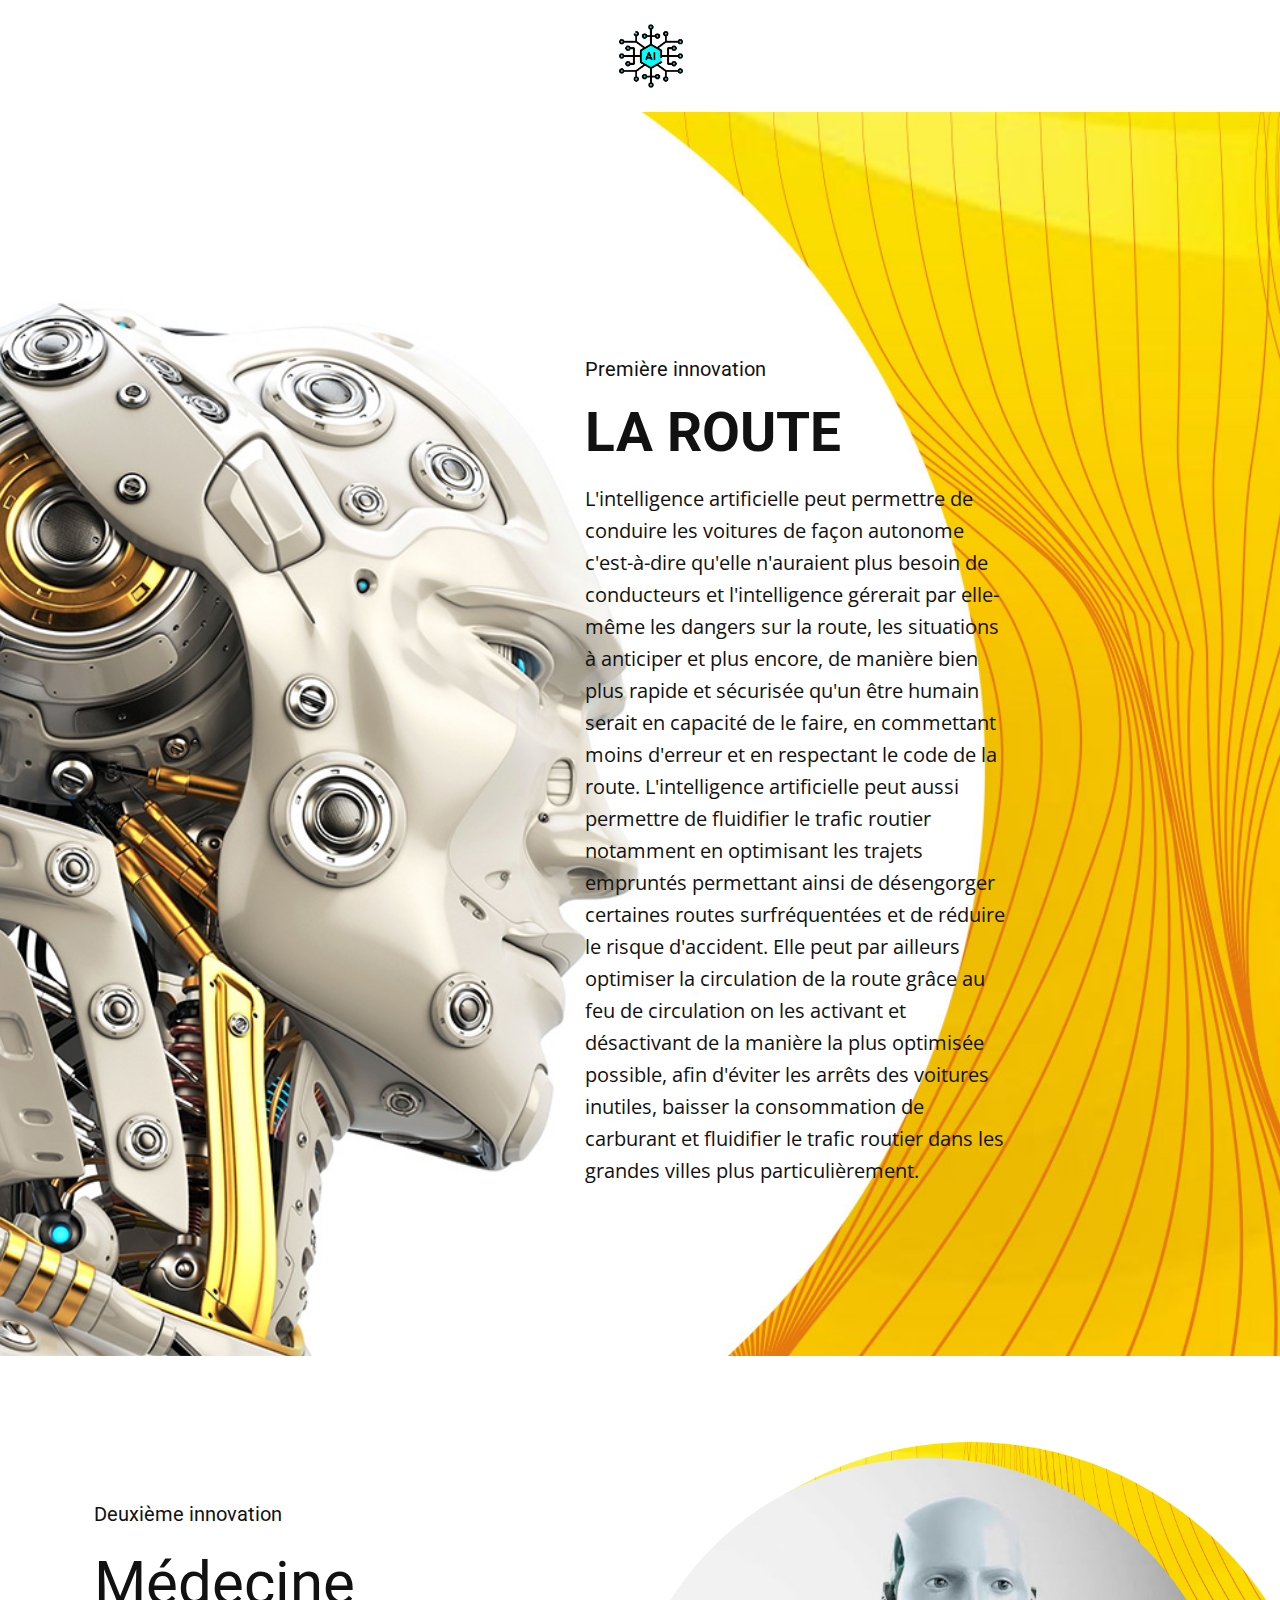
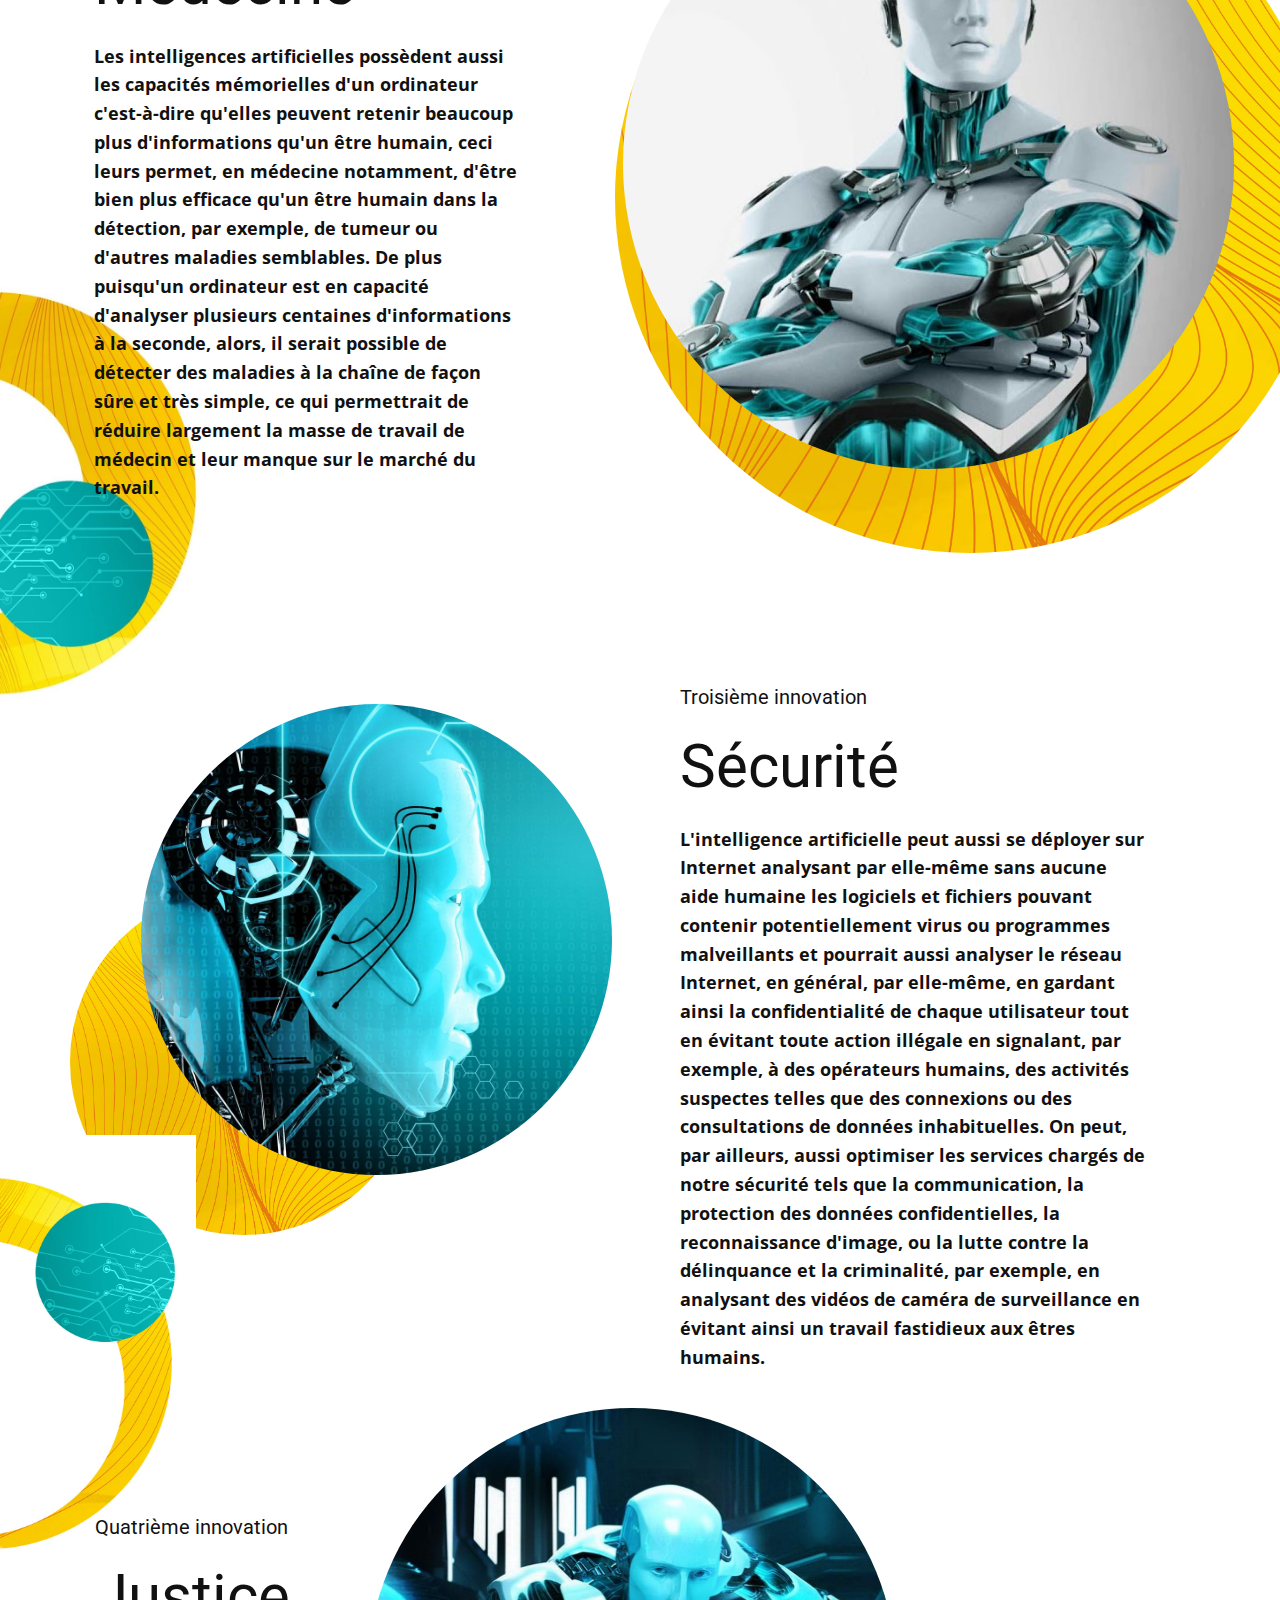
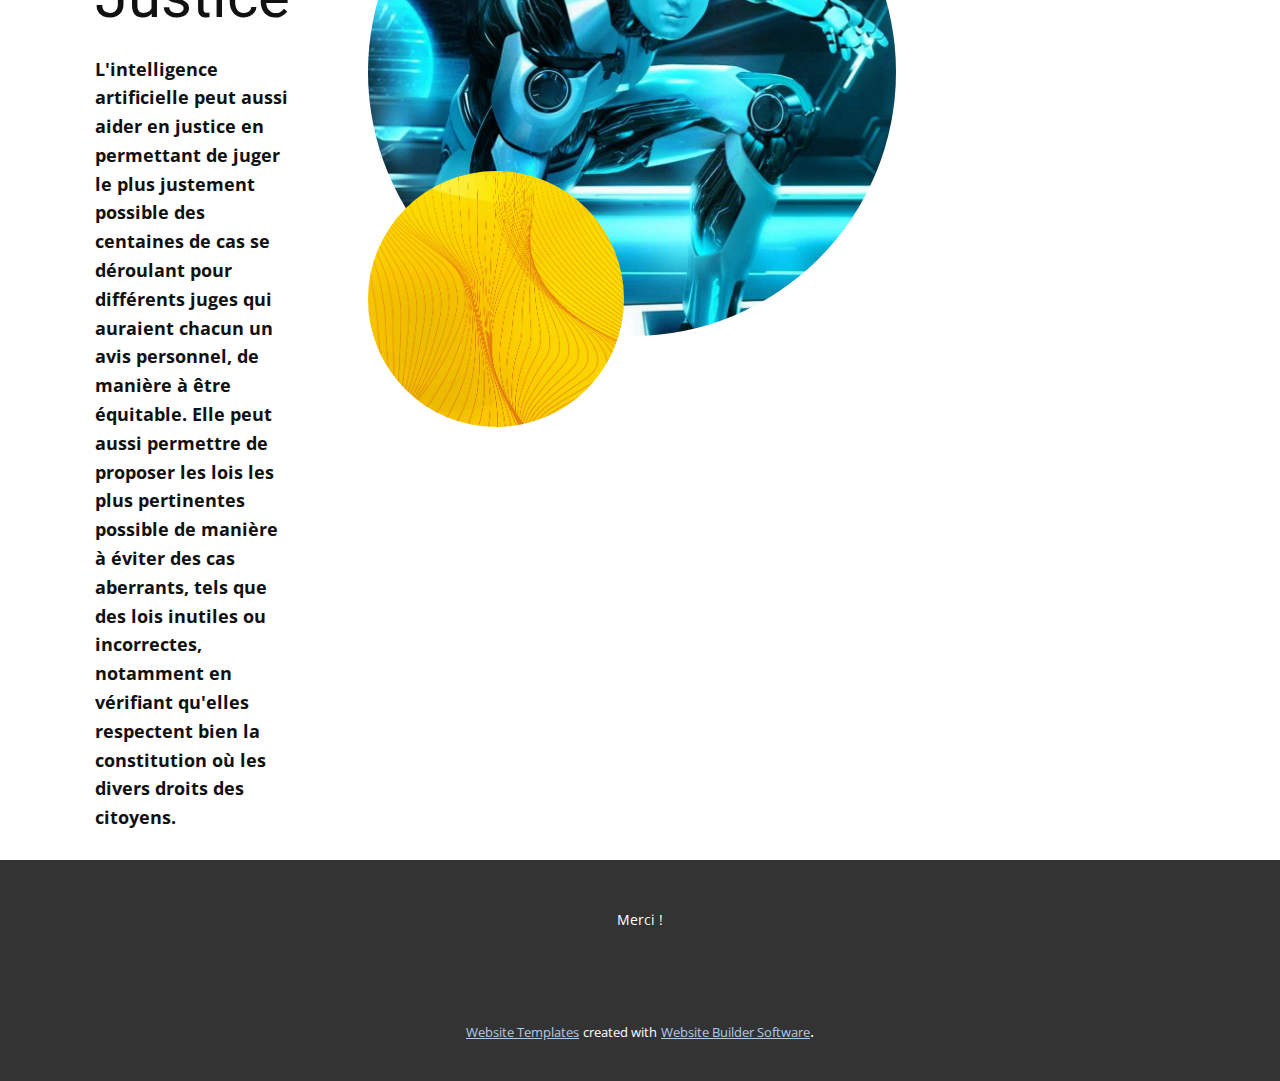
<file: index.html>
<!DOCTYPE html>
<html style="font-size: 16px;" lang="fr"><head>
    <meta name="viewport" content="width=device-width, initial-scale=1.0">
    <meta charset="utf-8">
    <meta name="keywords" content="Technology Revolution, The Robots Are Coming, Engineers Are Teaching AI, The Robots Are Coming, Six amazing robot inventions">
    <meta name="description" content="">
    <title>Accueil</title>
    <link rel="stylesheet" href="nicepage.css" media="screen">
<link rel="stylesheet" href="Accueil.css" media="screen">
    <script class="u-script" type="text/javascript" src="jquery.js" defer=""></script>
    <script class="u-script" type="text/javascript" src="nicepage.js" defer=""></script>
    <meta name="generator" content="Nicepage 5.9.3, nicepage.com">
    <link id="u-theme-google-font" rel="stylesheet" href="https://fonts.googleapis.com/css?family=Roboto:100,100i,300,300i,400,400i,500,500i,700,700i,900,900i|Open+Sans:300,300i,400,400i,500,500i,600,600i,700,700i,800,800i">
    
    
    
    
    
    
    
    
    
    
    <script type="application/ld+json">{
		"@context": "http://schema.org",
		"@type": "Organization",
		"name": "",
		"logo": "images/default-logo.png"
}</script>
    <meta name="theme-color" content="#478ac9">
    <meta property="og:title" content="Accueil">
    <meta property="og:type" content="website">
  <meta data-intl-tel-input-cdn-path="intlTelInput/"></head>
  <body class="u-body u-xl-mode" data-lang="fr"><header class="u-clearfix u-header u-header" id="sec-c726"><div class="u-clearfix u-sheet u-valign-middle u-sheet-1">
        <a href="https://nicepage.com" class="u-image u-logo u-image-1">
          <img src="images/téléchargement.png" class="u-logo-image u-logo-image-1">
        </a>
      </div></header>
    <section class="u-clearfix u-valign-middle-lg u-valign-middle-md u-valign-middle-sm u-section-1" id="carousel_cb0a">
      <div class="u-clearfix u-expanded-width u-layout-wrap u-layout-wrap-1">
        <div class="u-layout">
          <div class="u-layout-row">
            <div class="u-container-style u-image u-layout-cell u-left-cell u-size-30 u-image-1">
              <div class="u-container-layout"></div>
            </div>
            <div class="u-container-style u-image u-layout-cell u-right-cell u-size-30 u-image-2">
              <div class="u-container-layout u-valign-middle-lg u-valign-middle-md u-container-layout-2">
                <div class="u-border-no-bottom u-border-no-left u-border-no-right u-border-no-top u-container-style u-group u-group-1">
                  <div class="u-container-layout u-valign-middle-md u-valign-middle-sm u-valign-middle-xs u-container-layout-3">
                    <h5 class="u-text u-text-1">Première innovation</h5>
                    <h1 class="u-text u-title u-text-2">La route</h1>
                    <p class="u-large-text u-text u-text-variant u-text-3">L'intelligence artificielle peut permettre de conduire les voitures de façon autonome c'est-à-dire qu'elle n'auraient plus besoin de conducteurs et l'intelligence gérerait par elle-même les dangers sur la route, les situations à anticiper et plus encore, de manière bien plus rapide et sécurisée qu'un être humain serait en capacité de le faire, en commettant moins d'erreur et en respectant le code de la route. L'intelligence artificielle peut aussi permettre de fluidifier le trafic routier notamment en optimisant les trajets empruntés permettant ainsi de désengorger certaines routes surfréquentées et de réduire le risque d'accident. Elle peut par ailleurs optimiser la circulation de la route grâce au feu de circulation on les activant et désactivant de la manière la plus optimisée possible, afin d'éviter les arrêts des voitures inutiles, baisser la consommation de carburant et fluidifier le trafic routier dans les grandes villes plus particulièrement.</p>
              </div>
            </div>
          </div>
        </div>
      </div>
    </section>
    <section class="u-clearfix u-section-2" id="carousel_2c85">
      <img src="images/2.jpg" alt="" class="u-image u-image-default u-image-1" data-image-width="693" data-image-height="1080">
      <div class="u-clearfix u-expanded-width-md u-expanded-width-sm u-expanded-width-xs u-gutter-30 u-layout-wrap u-layout-wrap-1">
        <div class="u-layout">
          <div class="u-layout-row">
            <div class="u-container-style u-layout-cell u-left-cell u-size-28 u-layout-cell-1">
              <div class="u-container-layout u-valign-middle u-container-layout-1">
                <h5 class="u-text u-text-1">Deuxième innovation</h5>
                <h2 class="u-text u-text-2">Médecine</h2>
                <p class="u-text u-text-3">Les intelligences artificielles possèdent aussi les capacités mémorielles d'un ordinateur c'est-à-dire qu'elles peuvent retenir beaucoup plus d'informations qu'un être humain, ceci leurs permet, en médecine notamment, d'être bien plus efficace qu'un être humain dans la détection, par exemple, de tumeur ou d'autres maladies semblables. De plus puisqu'un ordinateur est en capacité d'analyser plusieurs centaines d'informations à la seconde, alors, il serait possible de détecter des maladies à la chaîne de façon sûre et très simple, ce qui permettrait de réduire largement la masse de travail de médecin et leur manque sur le marché du travail.</p>
              </div>
            </div>
            <div class="u-container-style u-layout-cell u-right-cell u-size-32 u-layout-cell-2">
              <div class="u-container-layout">
                <div class="u-expanded-width-xs u-image u-image-circle u-image-2"></div>
                <div class="u-image u-image-circle u-image-3"></div>
              </div>
            </div>
          </div>
        </div>
      </div>
    </section>
    <section class="u-clearfix u-section-3" id="carousel_2fce">
      <div class="u-clearfix u-sheet u-sheet-1">
        <div class="u-clearfix u-expanded-width u-gutter-30 u-layout-wrap u-layout-wrap-1">
          <div class="u-gutter-0 u-layout">
            <div class="u-layout-row">
              <div class="u-container-style u-layout-cell u-left-cell u-size-30 u-layout-cell-1">
                <div class="u-container-layout u-valign-middle-xl">
                  <div class="u-image u-image-circle u-image-1"></div>
                  <div class="u-image u-image-circle u-image-2"></div>
                </div>
              </div>
              <div class="u-container-style u-layout-cell u-right-cell u-size-30 u-layout-cell-2">
                <div class="u-container-layout u-valign-middle-lg u-valign-middle-sm u-valign-middle-xl u-valign-middle-xs u-valign-top-md u-container-layout-2">
                  <h5 class="u-text u-text-1">Troisième innovation</h5>
                  <h2 class="u-text u-text-2">Sécurité</h2>
                  <p class="u-text u-text-3">L'intelligence artificielle peut aussi se déployer sur Internet analysant par elle-même sans aucune aide humaine les logiciels et fichiers pouvant contenir potentiellement virus ou programmes malveillants et pourrait aussi analyser le réseau Internet, en général, par elle-même, en gardant ainsi la confidentialité de chaque utilisateur tout en évitant toute action illégale en signalant, par exemple, à des opérateurs humains, des activités suspectes telles que des connexions ou des consultations de données inhabituelles. On peut, par ailleurs, aussi optimiser les services chargés de notre sécurité tels que la communication, la protection des données confidentielles, la reconnaissance d'image, ou la lutte contre la délinquance et la criminalité, par exemple, en analysant des vidéos de caméra de surveillance en évitant ainsi un travail fastidieux aux êtres humains.</p>
                </div>
              </div>
            </div>
          </div>
        </div>
      </div>
    </section>
    <section class="u-clearfix u-section-6" id="carousel_99d2">
      <img src="images/Untitled8.jpg" alt="" class="u-image u-image-default u-image-1">
      <div class="u-clearfix u-gutter-30 u-layout-wrap u-layout-wrap-1">
        <div class="u-gutter-0 u-layout">
          <div class="u-layout-row">
            <div class="u-container-style u-layout-cell u-left-cell u-size-30 u-layout-cell-1">
              <div class="u-container-layout u-container-layout-1">
                <h5 class="u-text u-text-1">Quatrième innovation</h5>
                <h2 class="u-text u-text-2">Justice</h2>
                <p class="u-text u-text-3">L'intelligence artificielle peut aussi aider en justice en permettant de juger le plus justement possible des centaines de cas se déroulant pour différents juges qui auraient chacun un avis personnel, de manière à être équitable. Elle peut aussi permettre de proposer les lois les plus pertinentes possible de manière à éviter des cas aberrants, tels que des lois inutiles ou incorrectes, notamment en vérifiant qu'elles respectent bien la constitution où les divers droits des citoyens.</p>
            </div>
            <div class="u-container-style u-layout-cell u-right-cell u-size-30 u-layout-cell-2">
              <div class="u-container-layout">
                <div class="u-image u-image-circle u-image-2"></div>
                <div class="u-image u-image-circle u-image-3"></div>
              </div>
            </div>
          </div>
        </div>
      </div>
    </section>
    <footer class="u-align-center u-clearfix u-footer u-grey-80 u-footer" id="sec-877b"><div class="u-clearfix u-sheet u-sheet-1">
        <p class="u-small-text u-text u-text-variant u-text-1">Merci !</p>
      </div></footer>
    <section class="u-backlink u-clearfix u-grey-80">
      <a class="u-link" href="https://nicepage.com/website-templates" target="_blank">
        <span>Website Templates</span>
      </a>
      <p class="u-text">
        <span>created with</span>
      </p>
      <a class="u-link" href="" target="_blank">
        <span>Website Builder Software</span>
      </a>. 
    </section>
  
</body></html>
</file>
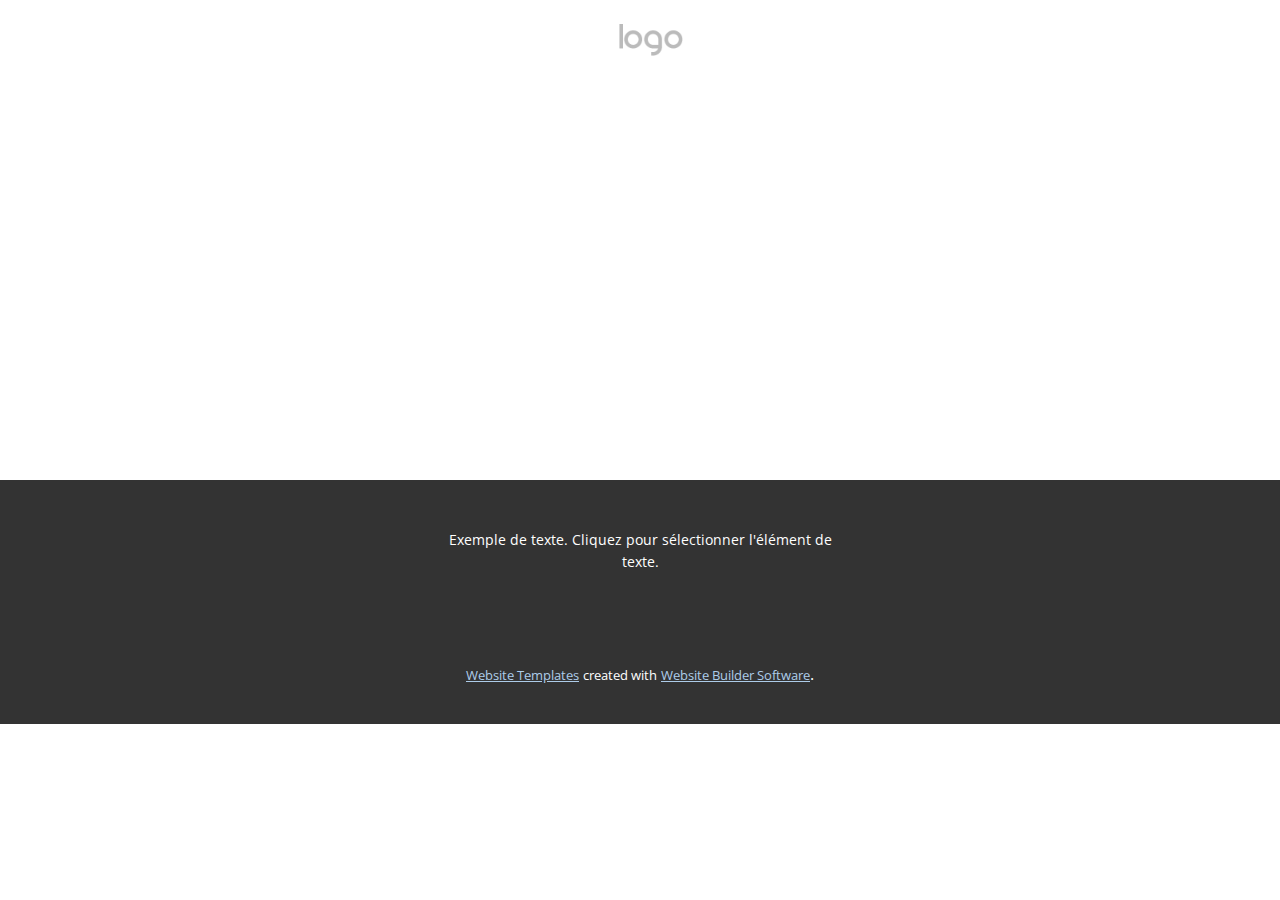
<file: Contact.html>
<!DOCTYPE html>
<html style="font-size: 16px;" lang="fr"><head>
    <meta name="viewport" content="width=device-width, initial-scale=1.0">
    <meta charset="utf-8">
    <meta name="keywords" content="">
    <meta name="description" content="">
    <title>Contact</title>
    <link rel="stylesheet" href="nicepage.css" media="screen">
<link rel="stylesheet" href="Contact.css" media="screen">
    <script class="u-script" type="text/javascript" src="jquery.js" defer=""></script>
    <script class="u-script" type="text/javascript" src="nicepage.js" defer=""></script>
    <meta name="generator" content="Nicepage 5.9.3, nicepage.com">
    <link id="u-theme-google-font" rel="stylesheet" href="https://fonts.googleapis.com/css?family=Roboto:100,100i,300,300i,400,400i,500,500i,700,700i,900,900i|Open+Sans:300,300i,400,400i,500,500i,600,600i,700,700i,800,800i">
    
    
    <script type="application/ld+json">{
		"@context": "http://schema.org",
		"@type": "Organization",
		"name": "",
		"logo": "images/default-logo.png"
}</script>
    <meta name="theme-color" content="#478ac9">
    <meta property="og:title" content="Contact">
    <meta property="og:type" content="website">
  <meta data-intl-tel-input-cdn-path="intlTelInput/"></head>
  <body class="u-body u-xl-mode" data-lang="fr"><header class="u-clearfix u-header u-header" id="sec-c726"><div class="u-clearfix u-sheet u-valign-middle u-sheet-1">
        <a href="https://nicepage.com" class="u-image u-logo u-image-1">
          <img src="images/default-logo.png" class="u-logo-image u-logo-image-1">
        </a>
      </div></header>
    <section class="u-clearfix u-section-1" id="sec-734a">
      <div class="u-clearfix u-sheet u-sheet-1"></div>
    </section>
    
    
    <footer class="u-align-center u-clearfix u-footer u-grey-80 u-footer" id="sec-877b"><div class="u-clearfix u-sheet u-sheet-1">
        <p class="u-small-text u-text u-text-variant u-text-1">Exemple de texte. Cliquez pour sélectionner l'élément de texte.</p>
      </div></footer>
    <section class="u-backlink u-clearfix u-grey-80">
      <a class="u-link" href="https://nicepage.com/website-templates" target="_blank">
        <span>Website Templates</span>
      </a>
      <p class="u-text">
        <span>created with</span>
      </p>
      <a class="u-link" href="" target="_blank">
        <span>Website Builder Software</span>
      </a>. 
    </section>
  
</body></html>
</file>
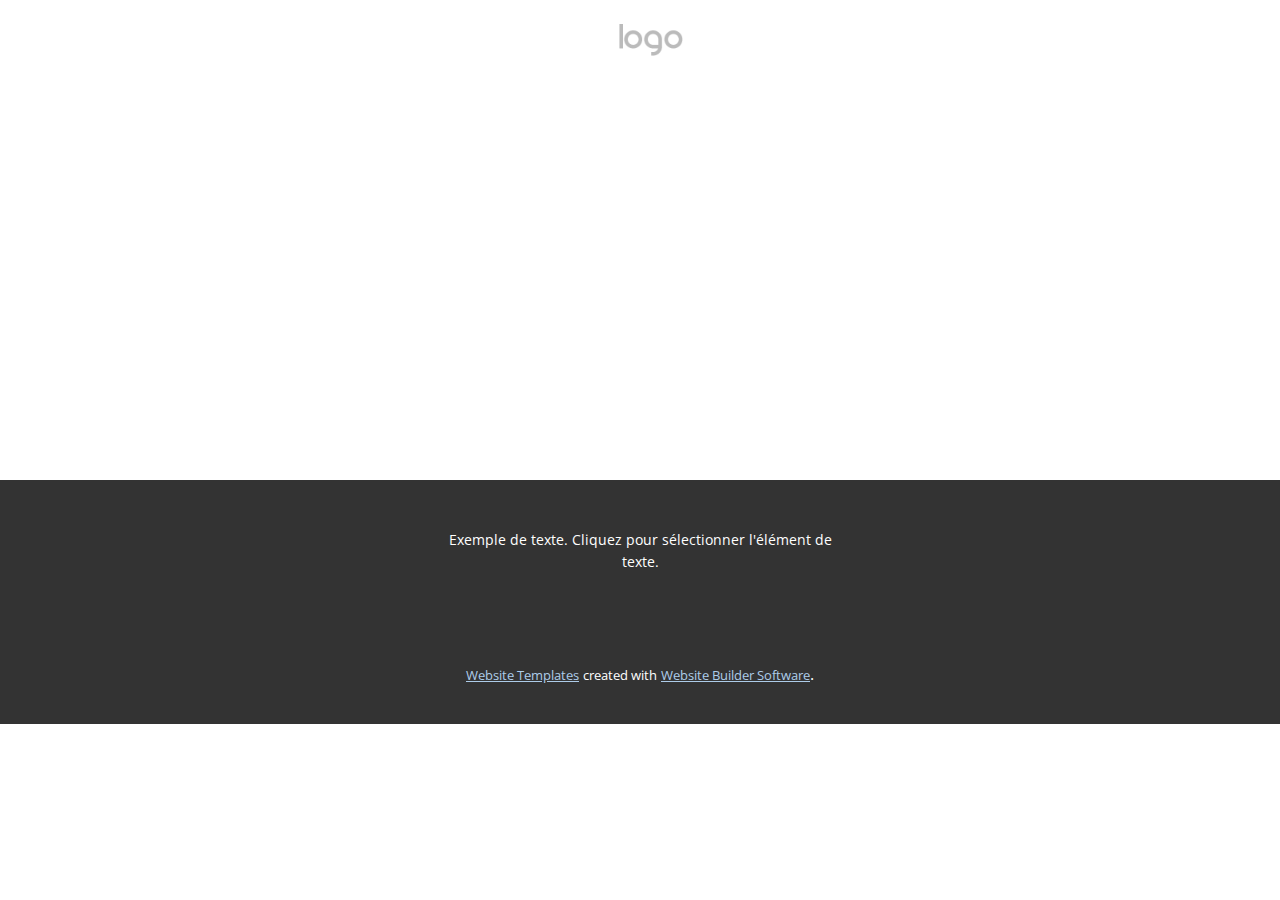
<file: À-propos-de.html>
<!DOCTYPE html>
<html style="font-size: 16px;" lang="fr"><head>
    <meta name="viewport" content="width=device-width, initial-scale=1.0">
    <meta charset="utf-8">
    <meta name="keywords" content="">
    <meta name="description" content="">
    <title>À propos de</title>
    <link rel="stylesheet" href="nicepage.css" media="screen">
<link rel="stylesheet" href="À-propos-de.css" media="screen">
    <script class="u-script" type="text/javascript" src="jquery.js" defer=""></script>
    <script class="u-script" type="text/javascript" src="nicepage.js" defer=""></script>
    <meta name="generator" content="Nicepage 5.9.3, nicepage.com">
    <link id="u-theme-google-font" rel="stylesheet" href="https://fonts.googleapis.com/css?family=Roboto:100,100i,300,300i,400,400i,500,500i,700,700i,900,900i|Open+Sans:300,300i,400,400i,500,500i,600,600i,700,700i,800,800i">
    
    
    <script type="application/ld+json">{
		"@context": "http://schema.org",
		"@type": "Organization",
		"name": "",
		"logo": "images/default-logo.png"
}</script>
    <meta name="theme-color" content="#478ac9">
    <meta property="og:title" content="À propos de">
    <meta property="og:type" content="website">
  <meta data-intl-tel-input-cdn-path="intlTelInput/"></head>
  <body class="u-body u-xl-mode" data-lang="fr"><header class="u-clearfix u-header u-header" id="sec-c726"><div class="u-clearfix u-sheet u-valign-middle u-sheet-1">
        <a href="https://nicepage.com" class="u-image u-logo u-image-1">
          <img src="images/default-logo.png" class="u-logo-image u-logo-image-1">
        </a>
      </div></header>
    <section class="u-clearfix u-section-1" id="sec-d3d6">
      <div class="u-clearfix u-sheet u-sheet-1"></div>
    </section>
    
    
    <footer class="u-align-center u-clearfix u-footer u-grey-80 u-footer" id="sec-877b"><div class="u-clearfix u-sheet u-sheet-1">
        <p class="u-small-text u-text u-text-variant u-text-1">Exemple de texte. Cliquez pour sélectionner l'élément de texte.</p>
      </div></footer>
    <section class="u-backlink u-clearfix u-grey-80">
      <a class="u-link" href="https://nicepage.com/website-templates" target="_blank">
        <span>Website Templates</span>
      </a>
      <p class="u-text">
        <span>created with</span>
      </p>
      <a class="u-link" href="" target="_blank">
        <span>Website Builder Software</span>
      </a>. 
    </section>
  
</body></html>
</file>
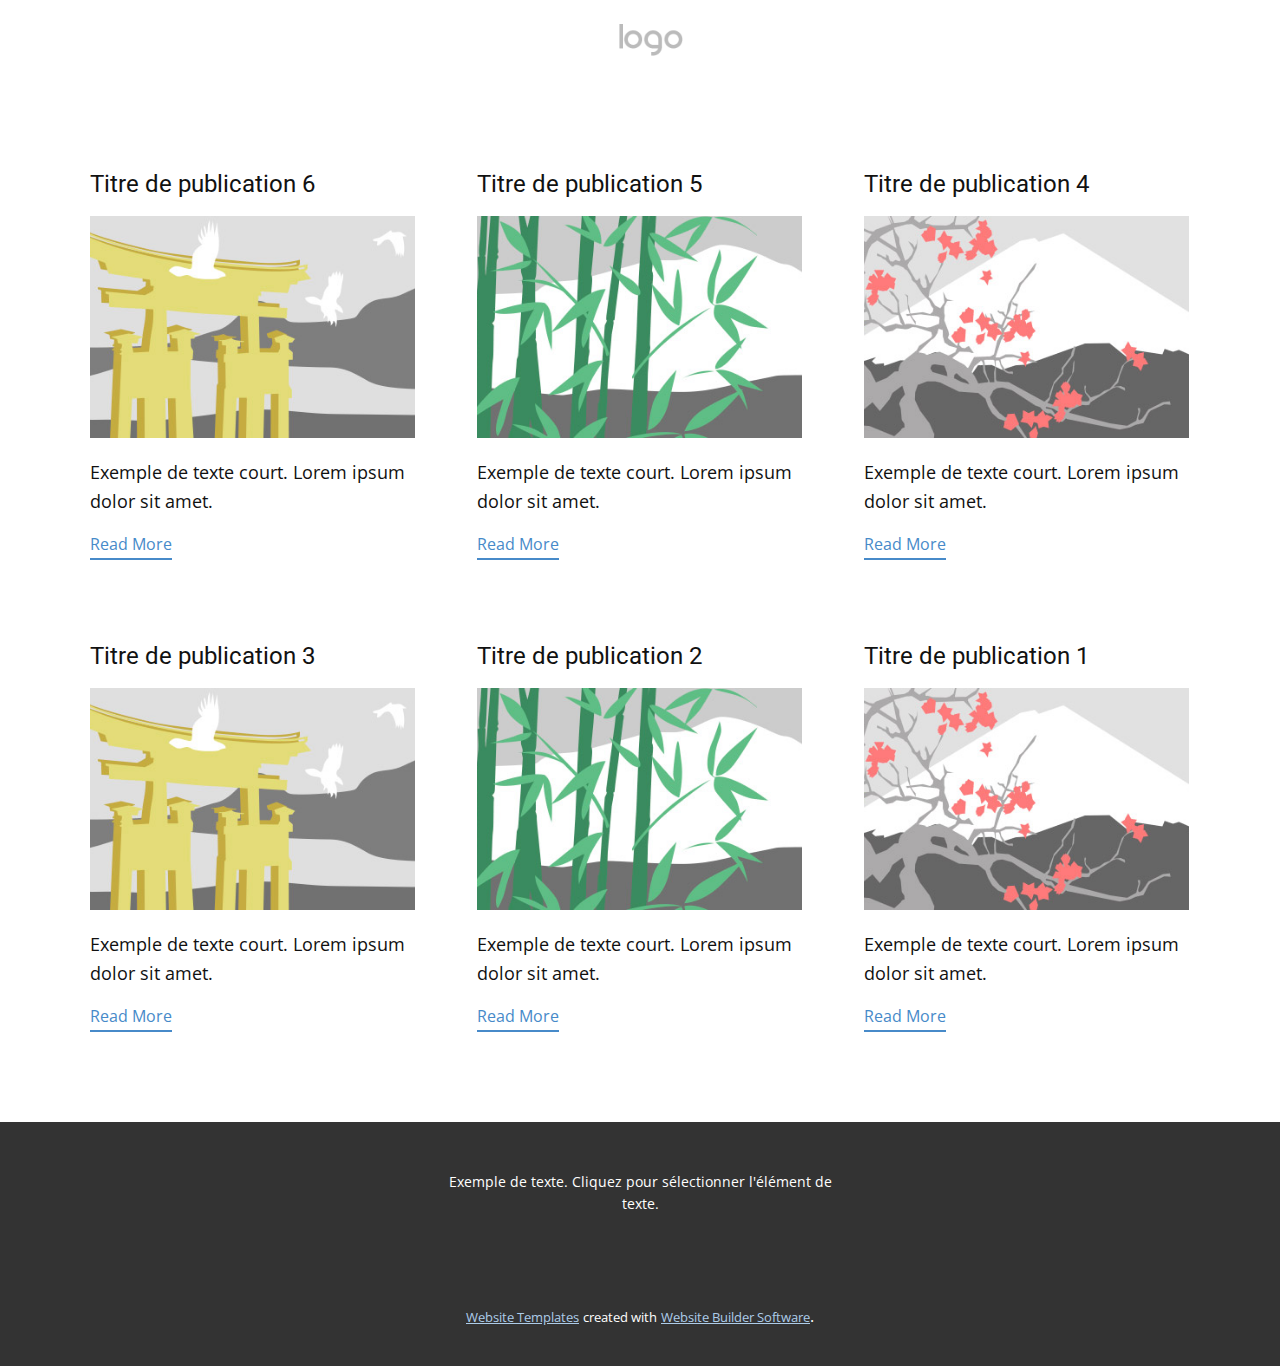
<file: blog/blog.html>
<!DOCTYPE html>
<html style="font-size: 16px;" lang="fr"><head>
    <meta name="viewport" content="width=device-width, initial-scale=1.0">
    <meta charset="utf-8">
    <meta name="keywords" content="">
    <meta name="description" content="">
    <title>Blog Template</title>
    <link rel="stylesheet" href="../nicepage.css" media="screen">
<link rel="stylesheet" href="../Blog-Template.css" media="screen">
    <script class="u-script" type="text/javascript" src="../jquery.js" defer=""></script>
    <script class="u-script" type="text/javascript" src="../nicepage.js" defer=""></script>
    <meta name="generator" content="Nicepage 5.9.3, nicepage.com">
    <link id="u-theme-google-font" rel="stylesheet" href="https://fonts.googleapis.com/css?family=Roboto:100,100i,300,300i,400,400i,500,500i,700,700i,900,900i|Open+Sans:300,300i,400,400i,500,500i,600,600i,700,700i,800,800i">
    
    
    <script type="application/ld+json">{
		"@context": "http://schema.org",
		"@type": "Organization",
		"name": "",
		"logo": "images/default-logo.png"
}</script>
    <meta name="theme-color" content="#478ac9">
  <meta data-intl-tel-input-cdn-path="intlTelInput/"></head>
  <body class="u-body u-xl-mode" data-lang="fr"><header class="u-clearfix u-header u-header" id="sec-c726"><div class="u-clearfix u-sheet u-valign-middle u-sheet-1">
        <a href="https://nicepage.com" class="u-image u-logo u-image-1">
          <img src="../images/default-logo.png" class="u-logo-image u-logo-image-1">
        </a>
      </div></header>
    <section class="u-clearfix u-section-1" id="sec-9f4d">
      <div class="u-clearfix u-sheet u-valign-middle u-sheet-1"><!--blog--><!--blog_options_json--><!--{"type":"Recent","source":"","tags":"","count":""}--><!--/blog_options_json-->
        <div class="u-blog u-expanded-width u-repeater u-repeater-1"><!--blog_post-->
          <div class="u-blog-post u-container-style u-repeater-item u-white u-repeater-item-1">
            <div class="u-container-layout u-similar-container u-valign-top u-container-layout-1"><!--blog_post_header-->
              <h4 class="u-blog-control u-text u-text-1">
                <a class="u-post-header-link" href="../blog/publication-5.html">Titre de publication 6</a>
              </h4><!--/blog_post_header--><!--blog_post_image-->
              <a class="u-post-header-link" href="../blog/publication-5.html"><img alt="" class="u-blog-control u-expanded-width u-image u-image-default u-image-1" src="../images/8ad73f3c.jpeg"></a><!--/blog_post_image--><!--blog_post_content-->
              <div class="u-blog-control u-post-content u-text u-text-2 fr-view">Exemple de texte court. Lorem ipsum dolor sit amet.</div><!--/blog_post_content--><!--blog_post_readmore-->
              <a href="../blog/publication-5.html" class="u-blog-control u-border-2 u-border-palette-1-base u-btn u-btn-rectangle u-button-style u-none u-btn-1"><!--blog_post_readmore_content--><!--options_json--><!--{"content":"Read More","defaultValue":"Lire la suite"}--><!--/options_json-->Read More<!--/blog_post_readmore_content--></a><!--/blog_post_readmore-->
            </div>
          </div><div class="u-blog-post u-container-style u-repeater-item u-video-cover u-white">
            <div class="u-container-layout u-similar-container u-valign-top u-container-layout-2"><!--blog_post_header-->
              <h4 class="u-blog-control u-text u-text-3">
                <a class="u-post-header-link" href="../blog/publication-4.html">Titre de publication 5</a>
              </h4><!--/blog_post_header--><!--blog_post_image-->
              <a class="u-post-header-link" href="../blog/publication-4.html"><img alt="" class="u-blog-control u-expanded-width u-image u-image-default u-image-2" src="../images/68f64b9d.jpeg"></a><!--/blog_post_image--><!--blog_post_content-->
              <div class="u-blog-control u-post-content u-text u-text-4 fr-view">Exemple de texte court. Lorem ipsum dolor sit amet.</div><!--/blog_post_content--><!--blog_post_readmore-->
              <a href="../blog/publication-4.html" class="u-blog-control u-border-2 u-border-palette-1-base u-btn u-btn-rectangle u-button-style u-none u-btn-2"><!--blog_post_readmore_content--><!--options_json--><!--{"content":"Read More","defaultValue":"Lire la suite"}--><!--/options_json-->Read More<!--/blog_post_readmore_content--></a><!--/blog_post_readmore-->
            </div>
          </div><div class="u-blog-post u-container-style u-repeater-item u-video-cover u-white">
            <div class="u-container-layout u-similar-container u-valign-top u-container-layout-3"><!--blog_post_header-->
              <h4 class="u-blog-control u-text u-text-5">
                <a class="u-post-header-link" href="../blog/publication-3.html">Titre de publication 4</a>
              </h4><!--/blog_post_header--><!--blog_post_image-->
              <a class="u-post-header-link" href="../blog/publication-3.html"><img alt="" class="u-blog-control u-expanded-width u-image u-image-default u-image-3" src="../images/0fd3416c.jpeg"></a><!--/blog_post_image--><!--blog_post_content-->
              <div class="u-blog-control u-post-content u-text u-text-6 fr-view">Exemple de texte court. Lorem ipsum dolor sit amet.</div><!--/blog_post_content--><!--blog_post_readmore-->
              <a href="../blog/publication-3.html" class="u-blog-control u-border-2 u-border-palette-1-base u-btn u-btn-rectangle u-button-style u-none u-btn-3"><!--blog_post_readmore_content--><!--options_json--><!--{"content":"Read More","defaultValue":"Lire la suite"}--><!--/options_json-->Read More<!--/blog_post_readmore_content--></a><!--/blog_post_readmore-->
            </div>
          </div><div class="u-blog-post u-container-style u-repeater-item u-white u-repeater-item-1">
            <div class="u-container-layout u-similar-container u-valign-top u-container-layout-1"><!--blog_post_header-->
              <h4 class="u-blog-control u-text u-text-1">
                <a class="u-post-header-link" href="../blog/publication-2.html">Titre de publication 3</a>
              </h4><!--/blog_post_header--><!--blog_post_image-->
              <a class="u-post-header-link" href="../blog/publication-2.html"><img alt="" class="u-blog-control u-expanded-width u-image u-image-default u-image-1" src="../images/8ad73f3c.jpeg"></a><!--/blog_post_image--><!--blog_post_content-->
              <div class="u-blog-control u-post-content u-text u-text-2 fr-view">Exemple de texte court. Lorem ipsum dolor sit amet.</div><!--/blog_post_content--><!--blog_post_readmore-->
              <a href="../blog/publication-2.html" class="u-blog-control u-border-2 u-border-palette-1-base u-btn u-btn-rectangle u-button-style u-none u-btn-1"><!--blog_post_readmore_content--><!--options_json--><!--{"content":"Read More","defaultValue":"Lire la suite"}--><!--/options_json-->Read More<!--/blog_post_readmore_content--></a><!--/blog_post_readmore-->
            </div>
          </div><div class="u-blog-post u-container-style u-repeater-item u-video-cover u-white">
            <div class="u-container-layout u-similar-container u-valign-top u-container-layout-2"><!--blog_post_header-->
              <h4 class="u-blog-control u-text u-text-3">
                <a class="u-post-header-link" href="../blog/publication-1.html">Titre de publication 2</a>
              </h4><!--/blog_post_header--><!--blog_post_image-->
              <a class="u-post-header-link" href="../blog/publication-1.html"><img alt="" class="u-blog-control u-expanded-width u-image u-image-default u-image-2" src="../images/68f64b9d.jpeg"></a><!--/blog_post_image--><!--blog_post_content-->
              <div class="u-blog-control u-post-content u-text u-text-4 fr-view">Exemple de texte court. Lorem ipsum dolor sit amet.</div><!--/blog_post_content--><!--blog_post_readmore-->
              <a href="../blog/publication-1.html" class="u-blog-control u-border-2 u-border-palette-1-base u-btn u-btn-rectangle u-button-style u-none u-btn-2"><!--blog_post_readmore_content--><!--options_json--><!--{"content":"Read More","defaultValue":"Lire la suite"}--><!--/options_json-->Read More<!--/blog_post_readmore_content--></a><!--/blog_post_readmore-->
            </div>
          </div><div class="u-blog-post u-container-style u-repeater-item u-video-cover u-white">
            <div class="u-container-layout u-similar-container u-valign-top u-container-layout-3"><!--blog_post_header-->
              <h4 class="u-blog-control u-text u-text-5">
                <a class="u-post-header-link" href="../blog/publication.html">Titre de publication 1</a>
              </h4><!--/blog_post_header--><!--blog_post_image-->
              <a class="u-post-header-link" href="../blog/publication.html"><img alt="" class="u-blog-control u-expanded-width u-image u-image-default u-image-3" src="../images/0fd3416c.jpeg"></a><!--/blog_post_image--><!--blog_post_content-->
              <div class="u-blog-control u-post-content u-text u-text-6 fr-view">Exemple de texte court. Lorem ipsum dolor sit amet.</div><!--/blog_post_content--><!--blog_post_readmore-->
              <a href="../blog/publication.html" class="u-blog-control u-border-2 u-border-palette-1-base u-btn u-btn-rectangle u-button-style u-none u-btn-3"><!--blog_post_readmore_content--><!--options_json--><!--{"content":"Read More","defaultValue":"Lire la suite"}--><!--/options_json-->Read More<!--/blog_post_readmore_content--></a><!--/blog_post_readmore-->
            </div>
          </div><!--/blog_post--><!--blog_post-->
          <!--/blog_post--><!--blog_post-->
          <!--/blog_post-->
        </div><!--/blog-->
      </div>
    </section>
    
    
    <footer class="u-align-center u-clearfix u-footer u-grey-80 u-footer" id="sec-877b"><div class="u-clearfix u-sheet u-sheet-1">
        <p class="u-small-text u-text u-text-variant u-text-1">Exemple de texte. Cliquez pour sélectionner l'élément de texte.</p>
      </div></footer>
    <section class="u-backlink u-clearfix u-grey-80">
      <a class="u-link" href="https://nicepage.com/website-templates" target="_blank">
        <span>Website Templates</span>
      </a>
      <p class="u-text">
        <span>created with</span>
      </p>
      <a class="u-link" href="" target="_blank">
        <span>Website Builder Software</span>
      </a>. 
    </section>
  
</body></html>
</file>
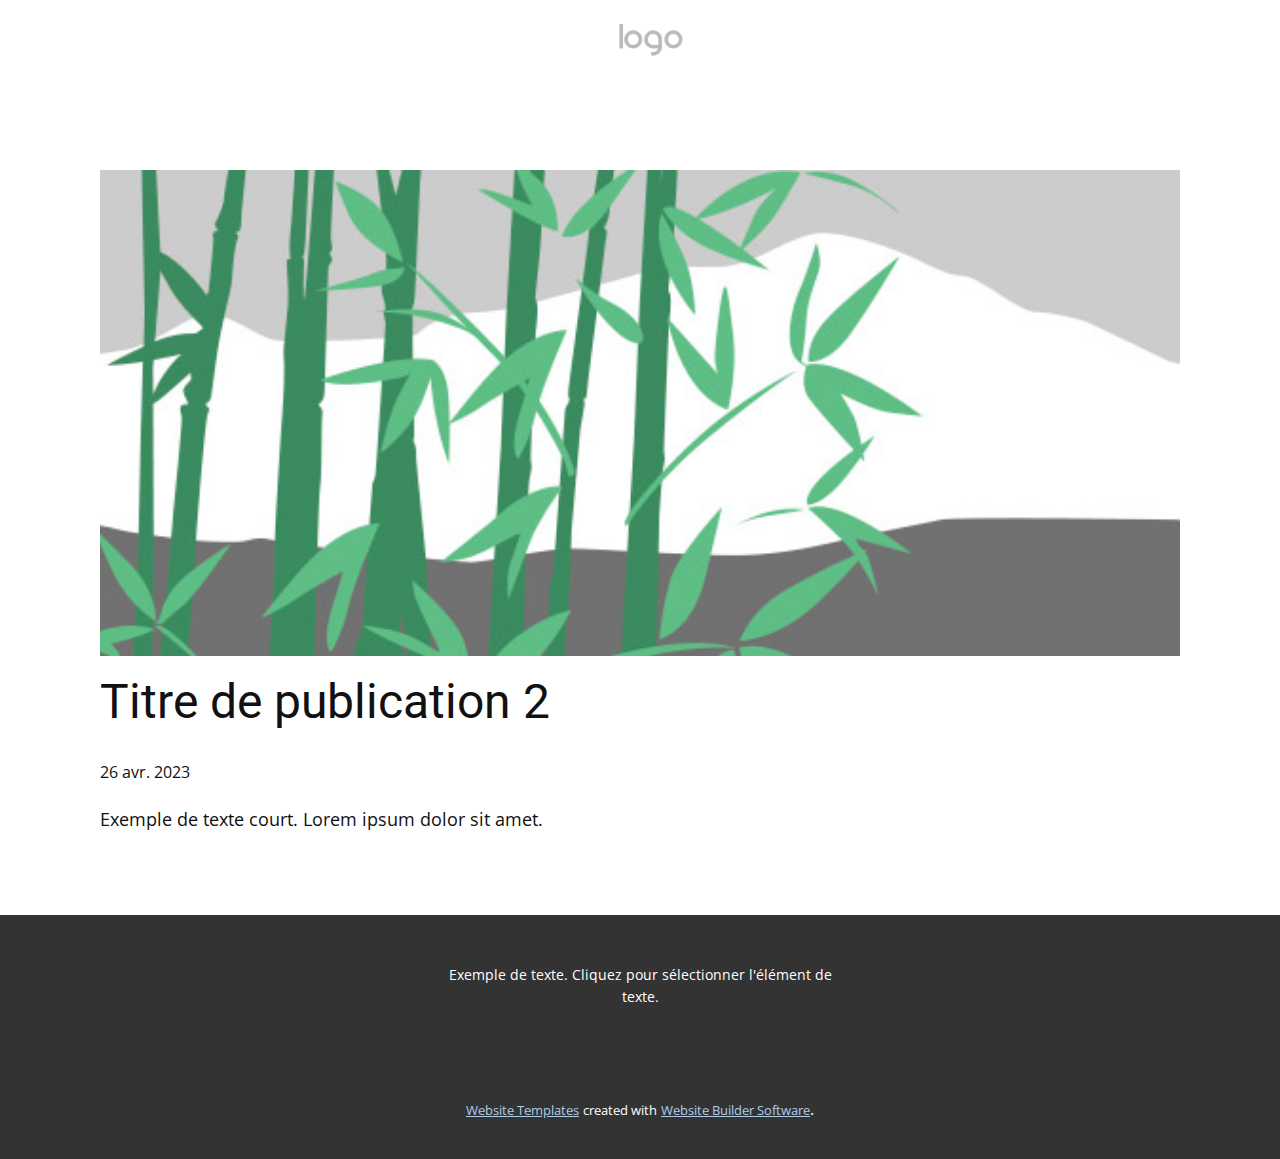
<file: blog/publication-1.html>
<!DOCTYPE html>
<html style="font-size: 16px;" lang="fr"><head>
    <meta name="viewport" content="width=device-width, initial-scale=1.0">
    <meta charset="utf-8">
    <meta name="keywords" content="Titre de publication 1">
    <meta name="description" content="">
    <title>Titre de publication 2</title>
    <link rel="stylesheet" href="../nicepage.css" media="screen">
<link rel="stylesheet" href="../Post-Template.css" media="screen">
    <script class="u-script" type="text/javascript" src="../jquery.js" defer=""></script>
    <script class="u-script" type="text/javascript" src="../nicepage.js" defer=""></script>
    <meta name="generator" content="Nicepage 5.9.3, nicepage.com">
    <link id="u-theme-google-font" rel="stylesheet" href="https://fonts.googleapis.com/css?family=Roboto:100,100i,300,300i,400,400i,500,500i,700,700i,900,900i|Open+Sans:300,300i,400,400i,500,500i,600,600i,700,700i,800,800i">
    
    
    <script type="application/ld+json">{
		"@context": "http://schema.org",
		"@type": "Organization",
		"name": "",
		"logo": "images/default-logo.png"
}</script>
    <meta name="theme-color" content="#478ac9">
  <meta data-intl-tel-input-cdn-path="intlTelInput/"></head>
  <body class="u-body u-xl-mode" data-lang="fr"><header class="u-clearfix u-header u-header" id="sec-c726"><div class="u-clearfix u-sheet u-valign-middle u-sheet-1">
        <a href="https://nicepage.com" class="u-image u-logo u-image-1">
          <img src="../images/default-logo.png" class="u-logo-image u-logo-image-1">
        </a>
      </div></header>
    <section class="u-align-center u-clearfix u-section-1" id="sec-e3f8">
      <div class="u-clearfix u-sheet u-valign-middle-md u-valign-middle-sm u-valign-middle-xs u-sheet-1"><!--post_details--><!--post_details_options_json--><!--{"source":""}--><!--/post_details_options_json--><!--blog_post-->
        <div class="u-container-style u-expanded-width u-post-details u-post-details-1">
          <div class="u-container-layout u-valign-middle u-container-layout-1"><!--blog_post_image-->
            <img alt="" class="u-blog-control u-expanded-width u-image u-image-default u-image-1" src="../images/68f64b9d.jpeg"><!--/blog_post_image--><!--blog_post_header-->
            <h2 class="u-blog-control u-text u-text-1">Titre de publication 2</h2><!--/blog_post_header--><!--blog_post_metadata-->
            <div class="u-blog-control u-metadata u-metadata-1"><!--blog_post_metadata_date-->
              <span class="u-meta-date u-meta-icon">26 avr. 2023</span><!--/blog_post_metadata_date--><!--blog_post_metadata_category-->
              <!--/blog_post_metadata_category--><!--blog_post_metadata_comments-->
              <!--/blog_post_metadata_comments-->
            </div><!--/blog_post_metadata--><!--blog_post_content-->
            <div class="u-align-justify u-blog-control u-post-content u-text u-text-2 fr-view">
  Exemple de texte court. Lorem ipsum dolor sit amet.
  </div><!--/blog_post_content-->
          </div>
        </div><!--/blog_post--><!--/post_details-->
      </div>
    </section>
    
    
    <footer class="u-align-center u-clearfix u-footer u-grey-80 u-footer" id="sec-877b"><div class="u-clearfix u-sheet u-sheet-1">
        <p class="u-small-text u-text u-text-variant u-text-1">Exemple de texte. Cliquez pour sélectionner l'élément de texte.</p>
      </div></footer>
    <section class="u-backlink u-clearfix u-grey-80">
      <a class="u-link" href="https://nicepage.com/website-templates" target="_blank">
        <span>Website Templates</span>
      </a>
      <p class="u-text">
        <span>created with</span>
      </p>
      <a class="u-link" href="" target="_blank">
        <span>Website Builder Software</span>
      </a>. 
    </section>
  
</body></html>
</file>
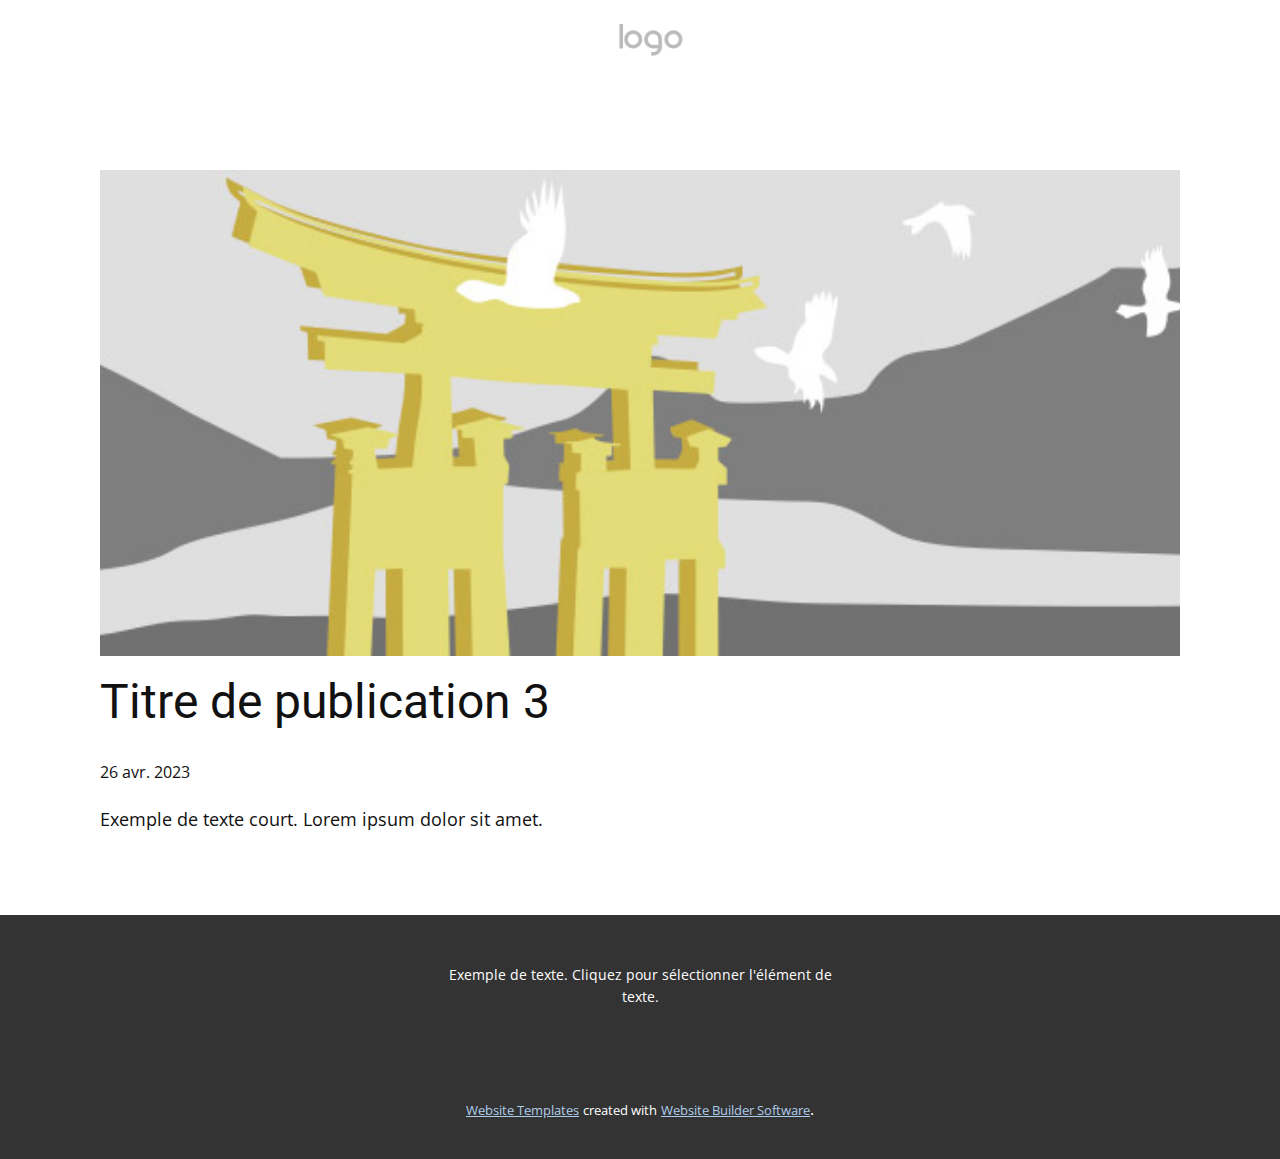
<file: blog/publication-2.html>
<!DOCTYPE html>
<html style="font-size: 16px;" lang="fr"><head>
    <meta name="viewport" content="width=device-width, initial-scale=1.0">
    <meta charset="utf-8">
    <meta name="keywords" content="Titre de publication 1">
    <meta name="description" content="">
    <title>Titre de publication 3</title>
    <link rel="stylesheet" href="../nicepage.css" media="screen">
<link rel="stylesheet" href="../Post-Template.css" media="screen">
    <script class="u-script" type="text/javascript" src="../jquery.js" defer=""></script>
    <script class="u-script" type="text/javascript" src="../nicepage.js" defer=""></script>
    <meta name="generator" content="Nicepage 5.9.3, nicepage.com">
    <link id="u-theme-google-font" rel="stylesheet" href="https://fonts.googleapis.com/css?family=Roboto:100,100i,300,300i,400,400i,500,500i,700,700i,900,900i|Open+Sans:300,300i,400,400i,500,500i,600,600i,700,700i,800,800i">
    
    
    <script type="application/ld+json">{
		"@context": "http://schema.org",
		"@type": "Organization",
		"name": "",
		"logo": "images/default-logo.png"
}</script>
    <meta name="theme-color" content="#478ac9">
  <meta data-intl-tel-input-cdn-path="intlTelInput/"></head>
  <body class="u-body u-xl-mode" data-lang="fr"><header class="u-clearfix u-header u-header" id="sec-c726"><div class="u-clearfix u-sheet u-valign-middle u-sheet-1">
        <a href="https://nicepage.com" class="u-image u-logo u-image-1">
          <img src="../images/default-logo.png" class="u-logo-image u-logo-image-1">
        </a>
      </div></header>
    <section class="u-align-center u-clearfix u-section-1" id="sec-e3f8">
      <div class="u-clearfix u-sheet u-valign-middle-md u-valign-middle-sm u-valign-middle-xs u-sheet-1"><!--post_details--><!--post_details_options_json--><!--{"source":""}--><!--/post_details_options_json--><!--blog_post-->
        <div class="u-container-style u-expanded-width u-post-details u-post-details-1">
          <div class="u-container-layout u-valign-middle u-container-layout-1"><!--blog_post_image-->
            <img alt="" class="u-blog-control u-expanded-width u-image u-image-default u-image-1" src="../images/8ad73f3c.jpeg"><!--/blog_post_image--><!--blog_post_header-->
            <h2 class="u-blog-control u-text u-text-1">Titre de publication 3</h2><!--/blog_post_header--><!--blog_post_metadata-->
            <div class="u-blog-control u-metadata u-metadata-1"><!--blog_post_metadata_date-->
              <span class="u-meta-date u-meta-icon">26 avr. 2023</span><!--/blog_post_metadata_date--><!--blog_post_metadata_category-->
              <!--/blog_post_metadata_category--><!--blog_post_metadata_comments-->
              <!--/blog_post_metadata_comments-->
            </div><!--/blog_post_metadata--><!--blog_post_content-->
            <div class="u-align-justify u-blog-control u-post-content u-text u-text-2 fr-view">
  Exemple de texte court. Lorem ipsum dolor sit amet.
  </div><!--/blog_post_content-->
          </div>
        </div><!--/blog_post--><!--/post_details-->
      </div>
    </section>
    
    
    <footer class="u-align-center u-clearfix u-footer u-grey-80 u-footer" id="sec-877b"><div class="u-clearfix u-sheet u-sheet-1">
        <p class="u-small-text u-text u-text-variant u-text-1">Exemple de texte. Cliquez pour sélectionner l'élément de texte.</p>
      </div></footer>
    <section class="u-backlink u-clearfix u-grey-80">
      <a class="u-link" href="https://nicepage.com/website-templates" target="_blank">
        <span>Website Templates</span>
      </a>
      <p class="u-text">
        <span>created with</span>
      </p>
      <a class="u-link" href="" target="_blank">
        <span>Website Builder Software</span>
      </a>. 
    </section>
  
</body></html>
</file>
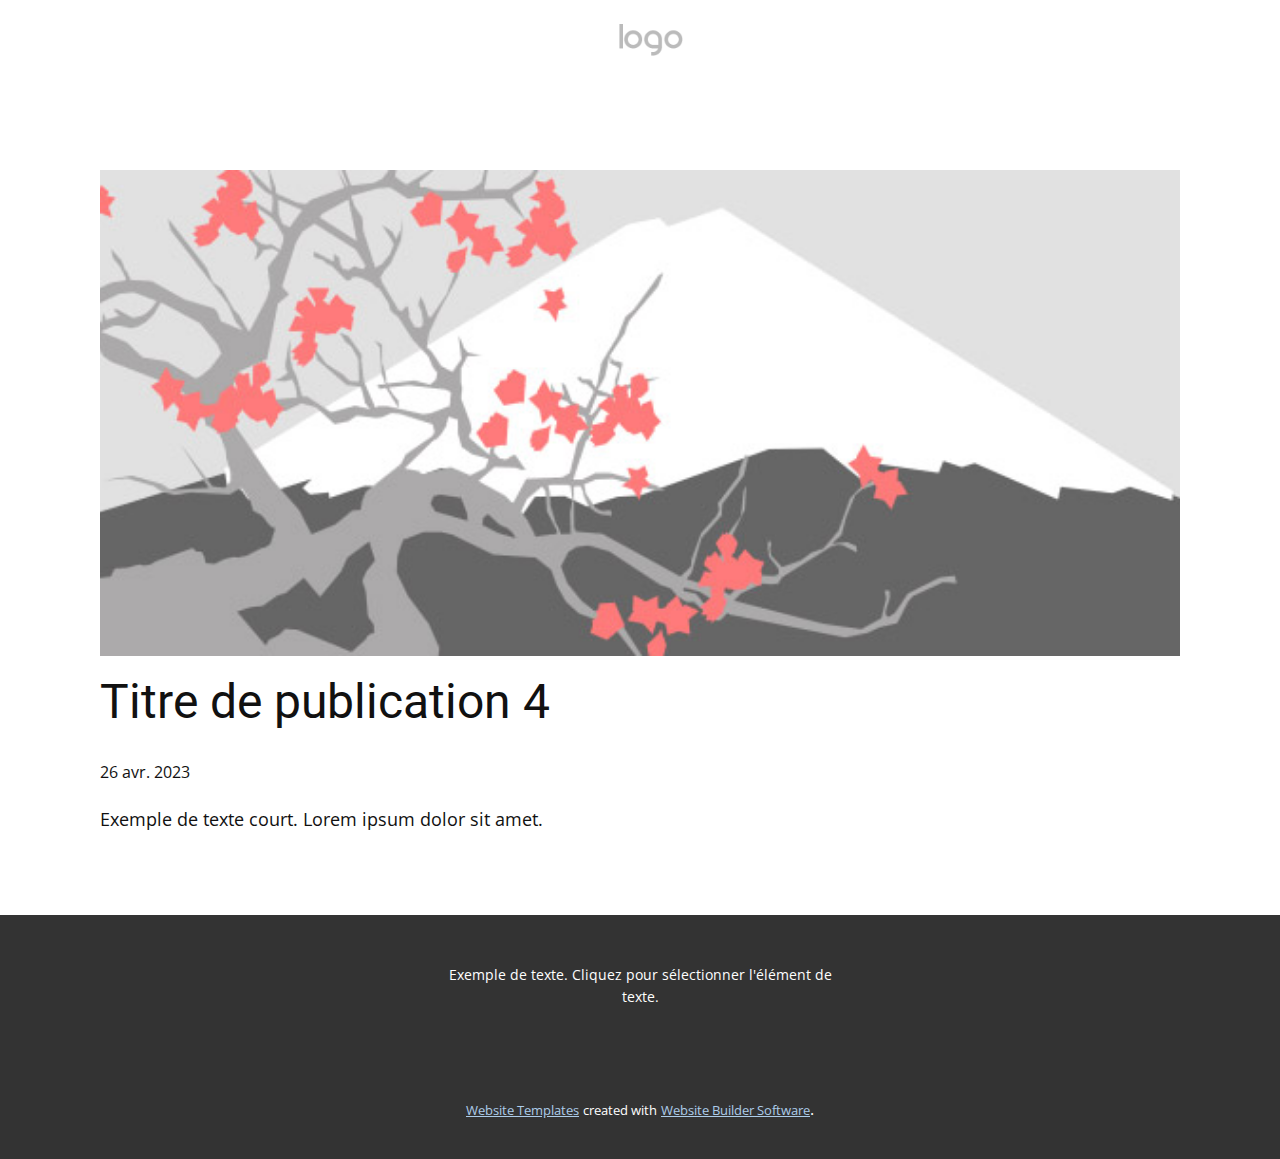
<file: blog/publication-3.html>
<!DOCTYPE html>
<html style="font-size: 16px;" lang="fr"><head>
    <meta name="viewport" content="width=device-width, initial-scale=1.0">
    <meta charset="utf-8">
    <meta name="keywords" content="Titre de publication 1">
    <meta name="description" content="">
    <title>Titre de publication 4</title>
    <link rel="stylesheet" href="../nicepage.css" media="screen">
<link rel="stylesheet" href="../Post-Template.css" media="screen">
    <script class="u-script" type="text/javascript" src="../jquery.js" defer=""></script>
    <script class="u-script" type="text/javascript" src="../nicepage.js" defer=""></script>
    <meta name="generator" content="Nicepage 5.9.3, nicepage.com">
    <link id="u-theme-google-font" rel="stylesheet" href="https://fonts.googleapis.com/css?family=Roboto:100,100i,300,300i,400,400i,500,500i,700,700i,900,900i|Open+Sans:300,300i,400,400i,500,500i,600,600i,700,700i,800,800i">
    
    
    <script type="application/ld+json">{
		"@context": "http://schema.org",
		"@type": "Organization",
		"name": "",
		"logo": "images/default-logo.png"
}</script>
    <meta name="theme-color" content="#478ac9">
  <meta data-intl-tel-input-cdn-path="intlTelInput/"></head>
  <body class="u-body u-xl-mode" data-lang="fr"><header class="u-clearfix u-header u-header" id="sec-c726"><div class="u-clearfix u-sheet u-valign-middle u-sheet-1">
        <a href="https://nicepage.com" class="u-image u-logo u-image-1">
          <img src="../images/default-logo.png" class="u-logo-image u-logo-image-1">
        </a>
      </div></header>
    <section class="u-align-center u-clearfix u-section-1" id="sec-e3f8">
      <div class="u-clearfix u-sheet u-valign-middle-md u-valign-middle-sm u-valign-middle-xs u-sheet-1"><!--post_details--><!--post_details_options_json--><!--{"source":""}--><!--/post_details_options_json--><!--blog_post-->
        <div class="u-container-style u-expanded-width u-post-details u-post-details-1">
          <div class="u-container-layout u-valign-middle u-container-layout-1"><!--blog_post_image-->
            <img alt="" class="u-blog-control u-expanded-width u-image u-image-default u-image-1" src="../images/0fd3416c.jpeg"><!--/blog_post_image--><!--blog_post_header-->
            <h2 class="u-blog-control u-text u-text-1">Titre de publication 4</h2><!--/blog_post_header--><!--blog_post_metadata-->
            <div class="u-blog-control u-metadata u-metadata-1"><!--blog_post_metadata_date-->
              <span class="u-meta-date u-meta-icon">26 avr. 2023</span><!--/blog_post_metadata_date--><!--blog_post_metadata_category-->
              <!--/blog_post_metadata_category--><!--blog_post_metadata_comments-->
              <!--/blog_post_metadata_comments-->
            </div><!--/blog_post_metadata--><!--blog_post_content-->
            <div class="u-align-justify u-blog-control u-post-content u-text u-text-2 fr-view">
  Exemple de texte court. Lorem ipsum dolor sit amet.
  </div><!--/blog_post_content-->
          </div>
        </div><!--/blog_post--><!--/post_details-->
      </div>
    </section>
    
    
    <footer class="u-align-center u-clearfix u-footer u-grey-80 u-footer" id="sec-877b"><div class="u-clearfix u-sheet u-sheet-1">
        <p class="u-small-text u-text u-text-variant u-text-1">Exemple de texte. Cliquez pour sélectionner l'élément de texte.</p>
      </div></footer>
    <section class="u-backlink u-clearfix u-grey-80">
      <a class="u-link" href="https://nicepage.com/website-templates" target="_blank">
        <span>Website Templates</span>
      </a>
      <p class="u-text">
        <span>created with</span>
      </p>
      <a class="u-link" href="" target="_blank">
        <span>Website Builder Software</span>
      </a>. 
    </section>
  
</body></html>
</file>
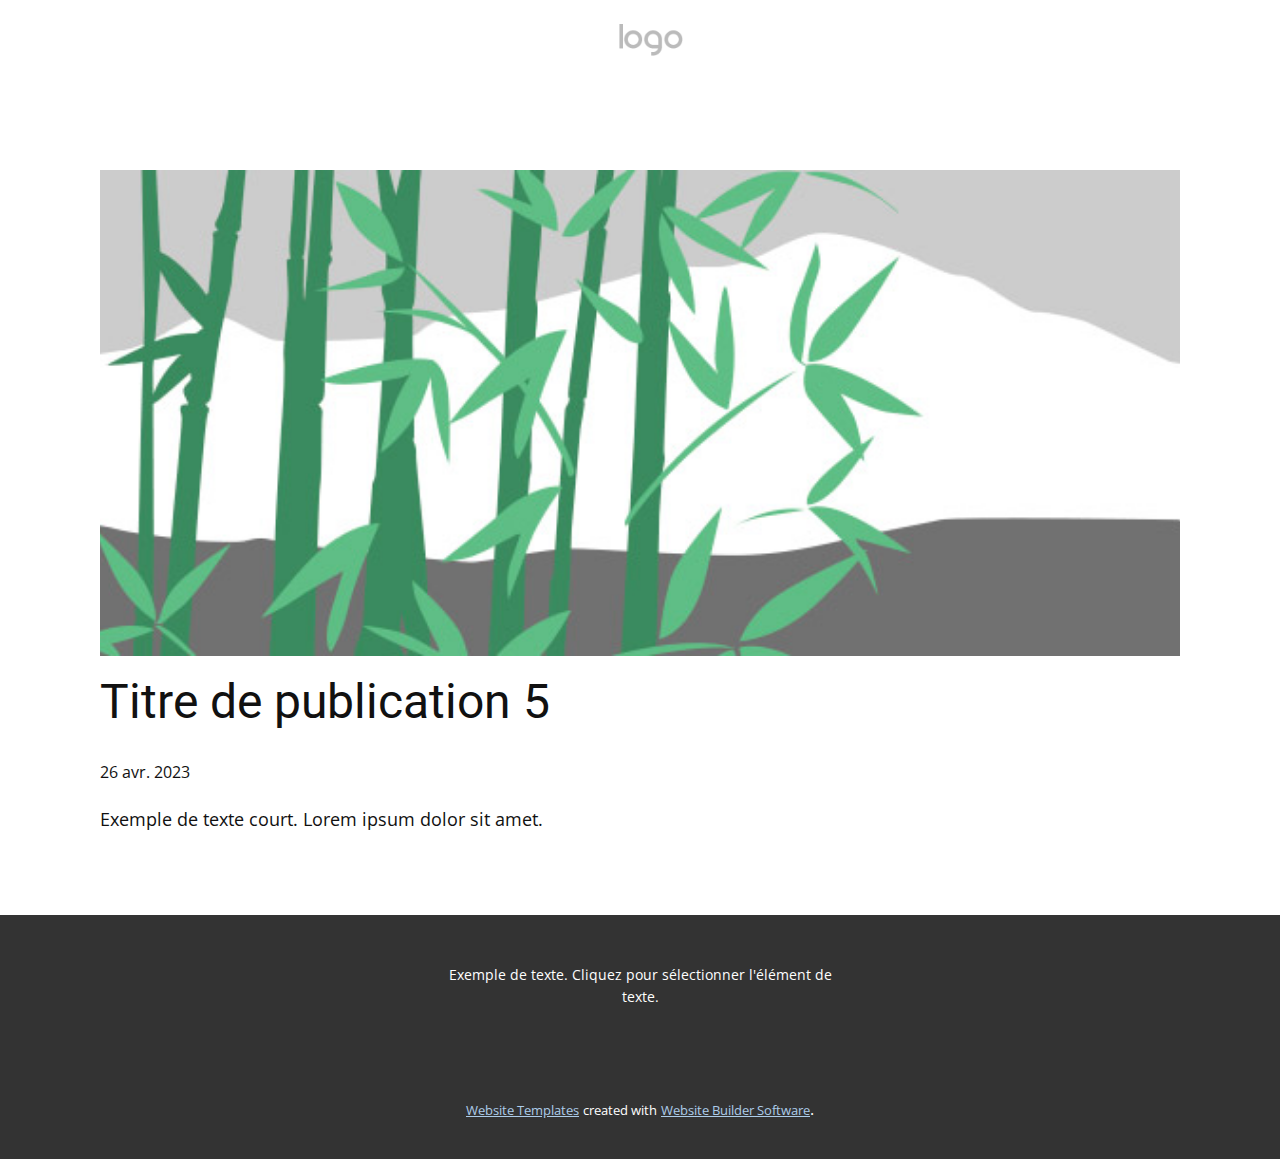
<file: blog/publication-4.html>
<!DOCTYPE html>
<html style="font-size: 16px;" lang="fr"><head>
    <meta name="viewport" content="width=device-width, initial-scale=1.0">
    <meta charset="utf-8">
    <meta name="keywords" content="Titre de publication 1">
    <meta name="description" content="">
    <title>Titre de publication 5</title>
    <link rel="stylesheet" href="../nicepage.css" media="screen">
<link rel="stylesheet" href="../Post-Template.css" media="screen">
    <script class="u-script" type="text/javascript" src="../jquery.js" defer=""></script>
    <script class="u-script" type="text/javascript" src="../nicepage.js" defer=""></script>
    <meta name="generator" content="Nicepage 5.9.3, nicepage.com">
    <link id="u-theme-google-font" rel="stylesheet" href="https://fonts.googleapis.com/css?family=Roboto:100,100i,300,300i,400,400i,500,500i,700,700i,900,900i|Open+Sans:300,300i,400,400i,500,500i,600,600i,700,700i,800,800i">
    
    
    <script type="application/ld+json">{
		"@context": "http://schema.org",
		"@type": "Organization",
		"name": "",
		"logo": "images/default-logo.png"
}</script>
    <meta name="theme-color" content="#478ac9">
  <meta data-intl-tel-input-cdn-path="intlTelInput/"></head>
  <body class="u-body u-xl-mode" data-lang="fr"><header class="u-clearfix u-header u-header" id="sec-c726"><div class="u-clearfix u-sheet u-valign-middle u-sheet-1">
        <a href="https://nicepage.com" class="u-image u-logo u-image-1">
          <img src="../images/default-logo.png" class="u-logo-image u-logo-image-1">
        </a>
      </div></header>
    <section class="u-align-center u-clearfix u-section-1" id="sec-e3f8">
      <div class="u-clearfix u-sheet u-valign-middle-md u-valign-middle-sm u-valign-middle-xs u-sheet-1"><!--post_details--><!--post_details_options_json--><!--{"source":""}--><!--/post_details_options_json--><!--blog_post-->
        <div class="u-container-style u-expanded-width u-post-details u-post-details-1">
          <div class="u-container-layout u-valign-middle u-container-layout-1"><!--blog_post_image-->
            <img alt="" class="u-blog-control u-expanded-width u-image u-image-default u-image-1" src="../images/68f64b9d.jpeg"><!--/blog_post_image--><!--blog_post_header-->
            <h2 class="u-blog-control u-text u-text-1">Titre de publication 5</h2><!--/blog_post_header--><!--blog_post_metadata-->
            <div class="u-blog-control u-metadata u-metadata-1"><!--blog_post_metadata_date-->
              <span class="u-meta-date u-meta-icon">26 avr. 2023</span><!--/blog_post_metadata_date--><!--blog_post_metadata_category-->
              <!--/blog_post_metadata_category--><!--blog_post_metadata_comments-->
              <!--/blog_post_metadata_comments-->
            </div><!--/blog_post_metadata--><!--blog_post_content-->
            <div class="u-align-justify u-blog-control u-post-content u-text u-text-2 fr-view">
  Exemple de texte court. Lorem ipsum dolor sit amet.
  </div><!--/blog_post_content-->
          </div>
        </div><!--/blog_post--><!--/post_details-->
      </div>
    </section>
    
    
    <footer class="u-align-center u-clearfix u-footer u-grey-80 u-footer" id="sec-877b"><div class="u-clearfix u-sheet u-sheet-1">
        <p class="u-small-text u-text u-text-variant u-text-1">Exemple de texte. Cliquez pour sélectionner l'élément de texte.</p>
      </div></footer>
    <section class="u-backlink u-clearfix u-grey-80">
      <a class="u-link" href="https://nicepage.com/website-templates" target="_blank">
        <span>Website Templates</span>
      </a>
      <p class="u-text">
        <span>created with</span>
      </p>
      <a class="u-link" href="" target="_blank">
        <span>Website Builder Software</span>
      </a>. 
    </section>
  
</body></html>
</file>
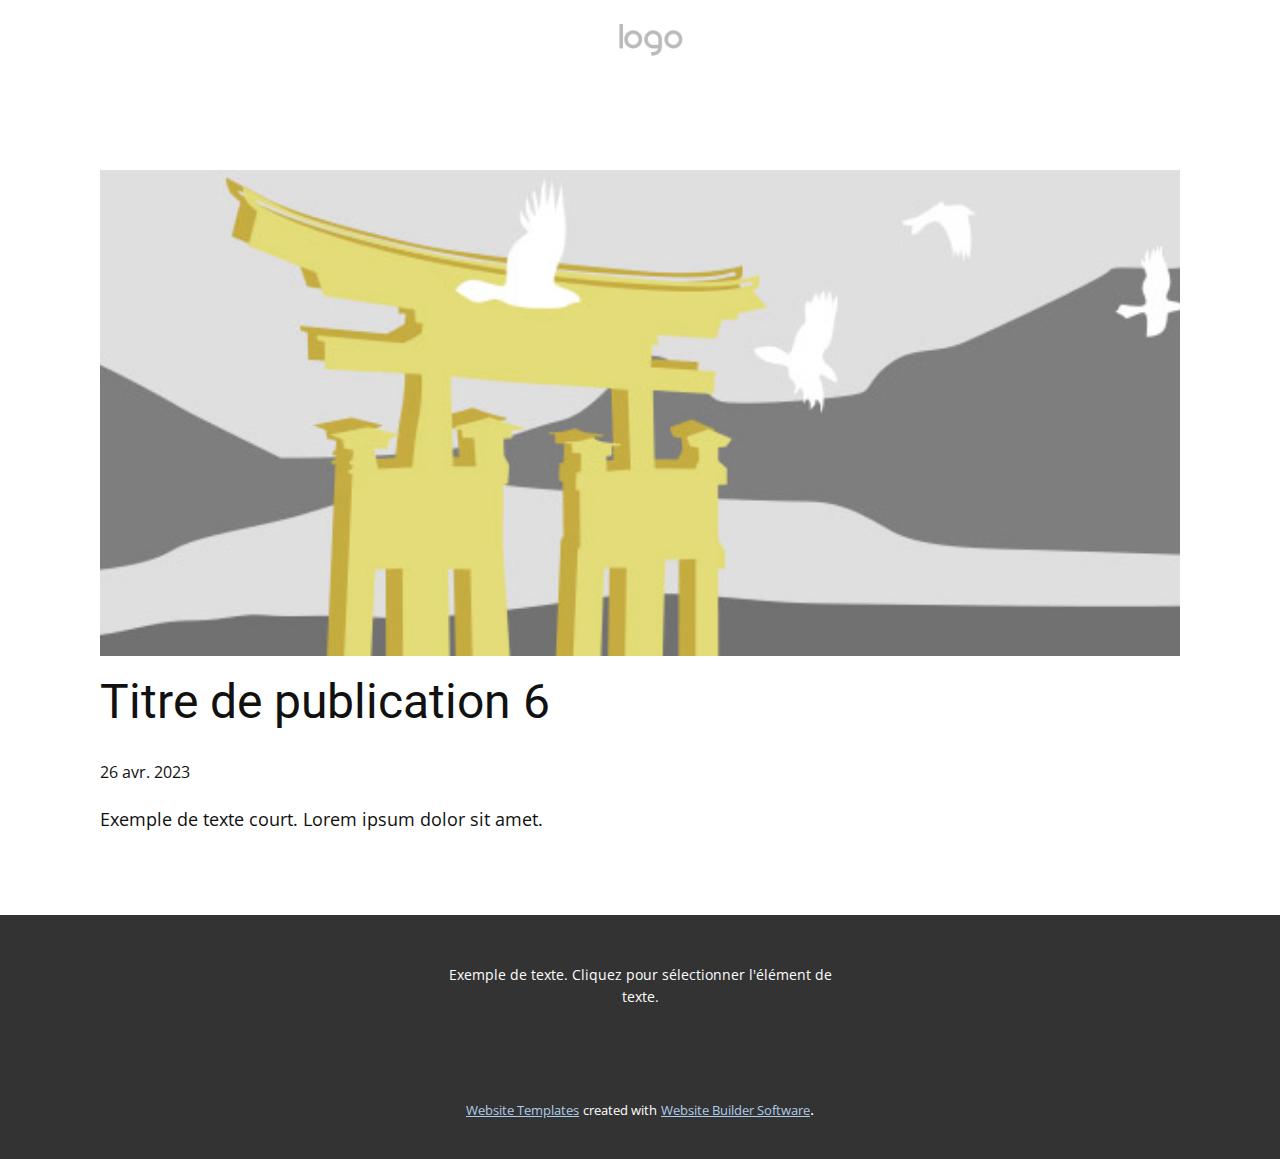
<file: blog/publication-5.html>
<!DOCTYPE html>
<html style="font-size: 16px;" lang="fr"><head>
    <meta name="viewport" content="width=device-width, initial-scale=1.0">
    <meta charset="utf-8">
    <meta name="keywords" content="Titre de publication 1">
    <meta name="description" content="">
    <title>Titre de publication 6</title>
    <link rel="stylesheet" href="../nicepage.css" media="screen">
<link rel="stylesheet" href="../Post-Template.css" media="screen">
    <script class="u-script" type="text/javascript" src="../jquery.js" defer=""></script>
    <script class="u-script" type="text/javascript" src="../nicepage.js" defer=""></script>
    <meta name="generator" content="Nicepage 5.9.3, nicepage.com">
    <link id="u-theme-google-font" rel="stylesheet" href="https://fonts.googleapis.com/css?family=Roboto:100,100i,300,300i,400,400i,500,500i,700,700i,900,900i|Open+Sans:300,300i,400,400i,500,500i,600,600i,700,700i,800,800i">
    
    
    <script type="application/ld+json">{
		"@context": "http://schema.org",
		"@type": "Organization",
		"name": "",
		"logo": "images/default-logo.png"
}</script>
    <meta name="theme-color" content="#478ac9">
  <meta data-intl-tel-input-cdn-path="intlTelInput/"></head>
  <body class="u-body u-xl-mode" data-lang="fr"><header class="u-clearfix u-header u-header" id="sec-c726"><div class="u-clearfix u-sheet u-valign-middle u-sheet-1">
        <a href="https://nicepage.com" class="u-image u-logo u-image-1">
          <img src="../images/default-logo.png" class="u-logo-image u-logo-image-1">
        </a>
      </div></header>
    <section class="u-align-center u-clearfix u-section-1" id="sec-e3f8">
      <div class="u-clearfix u-sheet u-valign-middle-md u-valign-middle-sm u-valign-middle-xs u-sheet-1"><!--post_details--><!--post_details_options_json--><!--{"source":""}--><!--/post_details_options_json--><!--blog_post-->
        <div class="u-container-style u-expanded-width u-post-details u-post-details-1">
          <div class="u-container-layout u-valign-middle u-container-layout-1"><!--blog_post_image-->
            <img alt="" class="u-blog-control u-expanded-width u-image u-image-default u-image-1" src="../images/8ad73f3c.jpeg"><!--/blog_post_image--><!--blog_post_header-->
            <h2 class="u-blog-control u-text u-text-1">Titre de publication 6</h2><!--/blog_post_header--><!--blog_post_metadata-->
            <div class="u-blog-control u-metadata u-metadata-1"><!--blog_post_metadata_date-->
              <span class="u-meta-date u-meta-icon">26 avr. 2023</span><!--/blog_post_metadata_date--><!--blog_post_metadata_category-->
              <!--/blog_post_metadata_category--><!--blog_post_metadata_comments-->
              <!--/blog_post_metadata_comments-->
            </div><!--/blog_post_metadata--><!--blog_post_content-->
            <div class="u-align-justify u-blog-control u-post-content u-text u-text-2 fr-view">
  Exemple de texte court. Lorem ipsum dolor sit amet.
  </div><!--/blog_post_content-->
          </div>
        </div><!--/blog_post--><!--/post_details-->
      </div>
    </section>
    
    
    <footer class="u-align-center u-clearfix u-footer u-grey-80 u-footer" id="sec-877b"><div class="u-clearfix u-sheet u-sheet-1">
        <p class="u-small-text u-text u-text-variant u-text-1">Exemple de texte. Cliquez pour sélectionner l'élément de texte.</p>
      </div></footer>
    <section class="u-backlink u-clearfix u-grey-80">
      <a class="u-link" href="https://nicepage.com/website-templates" target="_blank">
        <span>Website Templates</span>
      </a>
      <p class="u-text">
        <span>created with</span>
      </p>
      <a class="u-link" href="" target="_blank">
        <span>Website Builder Software</span>
      </a>. 
    </section>
  
</body></html>
</file>
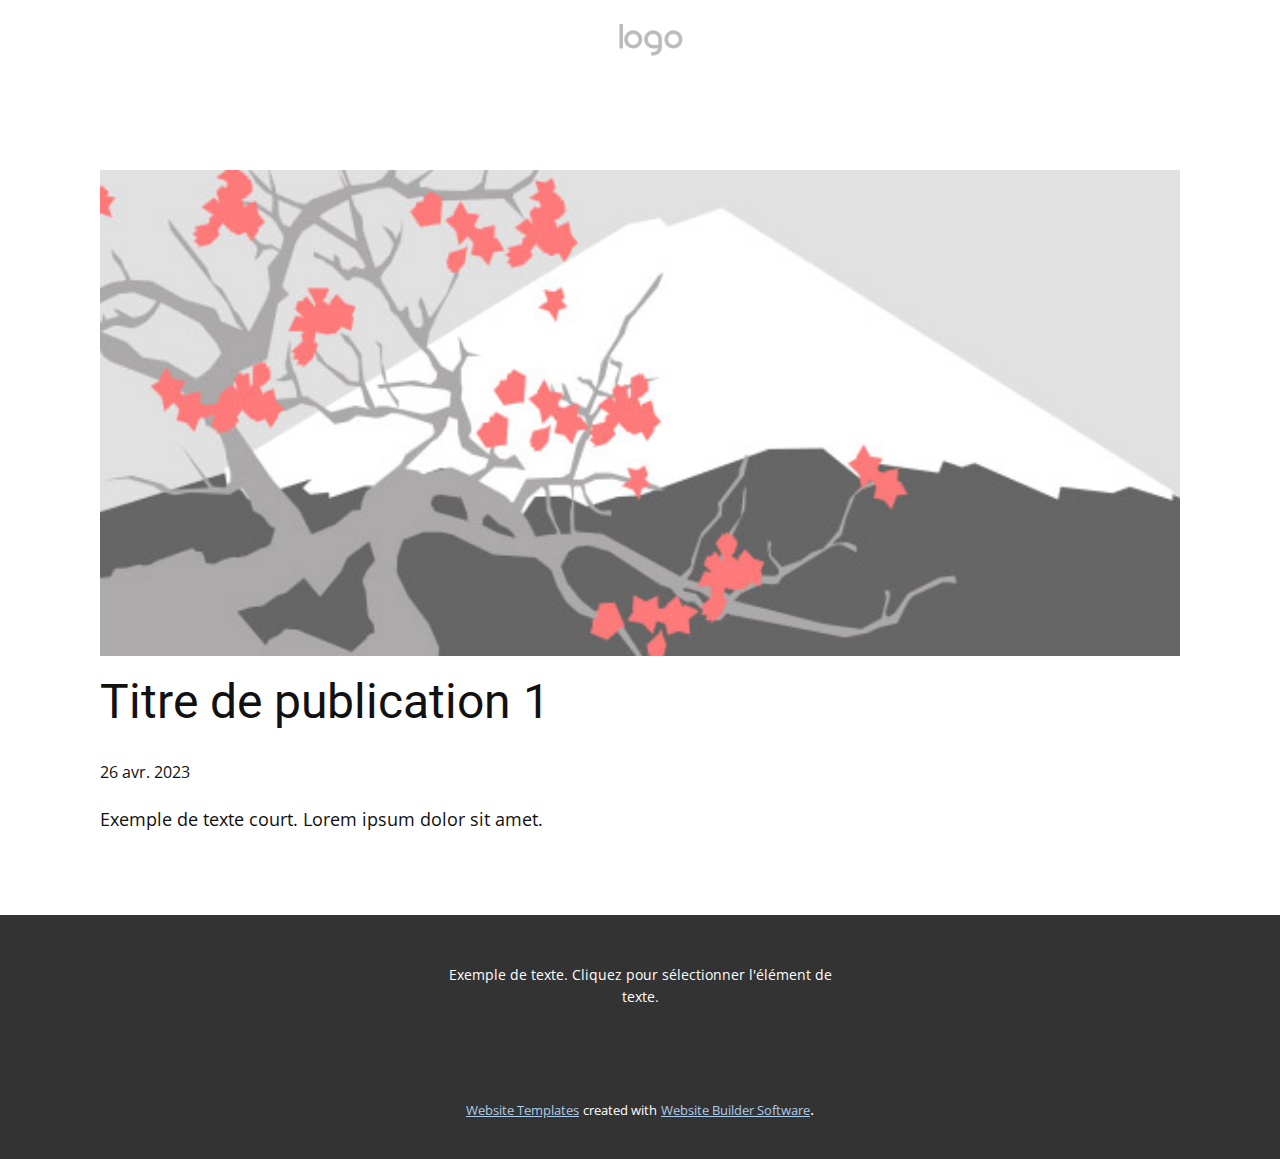
<file: blog/publication.html>
<!DOCTYPE html>
<html style="font-size: 16px;" lang="fr"><head>
    <meta name="viewport" content="width=device-width, initial-scale=1.0">
    <meta charset="utf-8">
    <meta name="keywords" content="Titre de publication 1">
    <meta name="description" content="">
    <title>Titre de publication 1</title>
    <link rel="stylesheet" href="../nicepage.css" media="screen">
<link rel="stylesheet" href="../Post-Template.css" media="screen">
    <script class="u-script" type="text/javascript" src="../jquery.js" defer=""></script>
    <script class="u-script" type="text/javascript" src="../nicepage.js" defer=""></script>
    <meta name="generator" content="Nicepage 5.9.3, nicepage.com">
    <link id="u-theme-google-font" rel="stylesheet" href="https://fonts.googleapis.com/css?family=Roboto:100,100i,300,300i,400,400i,500,500i,700,700i,900,900i|Open+Sans:300,300i,400,400i,500,500i,600,600i,700,700i,800,800i">
    
    
    <script type="application/ld+json">{
		"@context": "http://schema.org",
		"@type": "Organization",
		"name": "",
		"logo": "images/default-logo.png"
}</script>
    <meta name="theme-color" content="#478ac9">
  <meta data-intl-tel-input-cdn-path="intlTelInput/"></head>
  <body class="u-body u-xl-mode" data-lang="fr"><header class="u-clearfix u-header u-header" id="sec-c726"><div class="u-clearfix u-sheet u-valign-middle u-sheet-1">
        <a href="https://nicepage.com" class="u-image u-logo u-image-1">
          <img src="../images/default-logo.png" class="u-logo-image u-logo-image-1">
        </a>
      </div></header>
    <section class="u-align-center u-clearfix u-section-1" id="sec-e3f8">
      <div class="u-clearfix u-sheet u-valign-middle-md u-valign-middle-sm u-valign-middle-xs u-sheet-1"><!--post_details--><!--post_details_options_json--><!--{"source":""}--><!--/post_details_options_json--><!--blog_post-->
        <div class="u-container-style u-expanded-width u-post-details u-post-details-1">
          <div class="u-container-layout u-valign-middle u-container-layout-1"><!--blog_post_image-->
            <img alt="" class="u-blog-control u-expanded-width u-image u-image-default u-image-1" src="../images/0fd3416c.jpeg"><!--/blog_post_image--><!--blog_post_header-->
            <h2 class="u-blog-control u-text u-text-1">Titre de publication 1</h2><!--/blog_post_header--><!--blog_post_metadata-->
            <div class="u-blog-control u-metadata u-metadata-1"><!--blog_post_metadata_date-->
              <span class="u-meta-date u-meta-icon">26 avr. 2023</span><!--/blog_post_metadata_date--><!--blog_post_metadata_category-->
              <!--/blog_post_metadata_category--><!--blog_post_metadata_comments-->
              <!--/blog_post_metadata_comments-->
            </div><!--/blog_post_metadata--><!--blog_post_content-->
            <div class="u-align-justify u-blog-control u-post-content u-text u-text-2 fr-view">
  Exemple de texte court. Lorem ipsum dolor sit amet.
  </div><!--/blog_post_content-->
          </div>
        </div><!--/blog_post--><!--/post_details-->
      </div>
    </section>
    
    
    <footer class="u-align-center u-clearfix u-footer u-grey-80 u-footer" id="sec-877b"><div class="u-clearfix u-sheet u-sheet-1">
        <p class="u-small-text u-text u-text-variant u-text-1">Exemple de texte. Cliquez pour sélectionner l'élément de texte.</p>
      </div></footer>
    <section class="u-backlink u-clearfix u-grey-80">
      <a class="u-link" href="https://nicepage.com/website-templates" target="_blank">
        <span>Website Templates</span>
      </a>
      <p class="u-text">
        <span>created with</span>
      </p>
      <a class="u-link" href="" target="_blank">
        <span>Website Builder Software</span>
      </a>. 
    </section>
  
</body></html>
</file>
